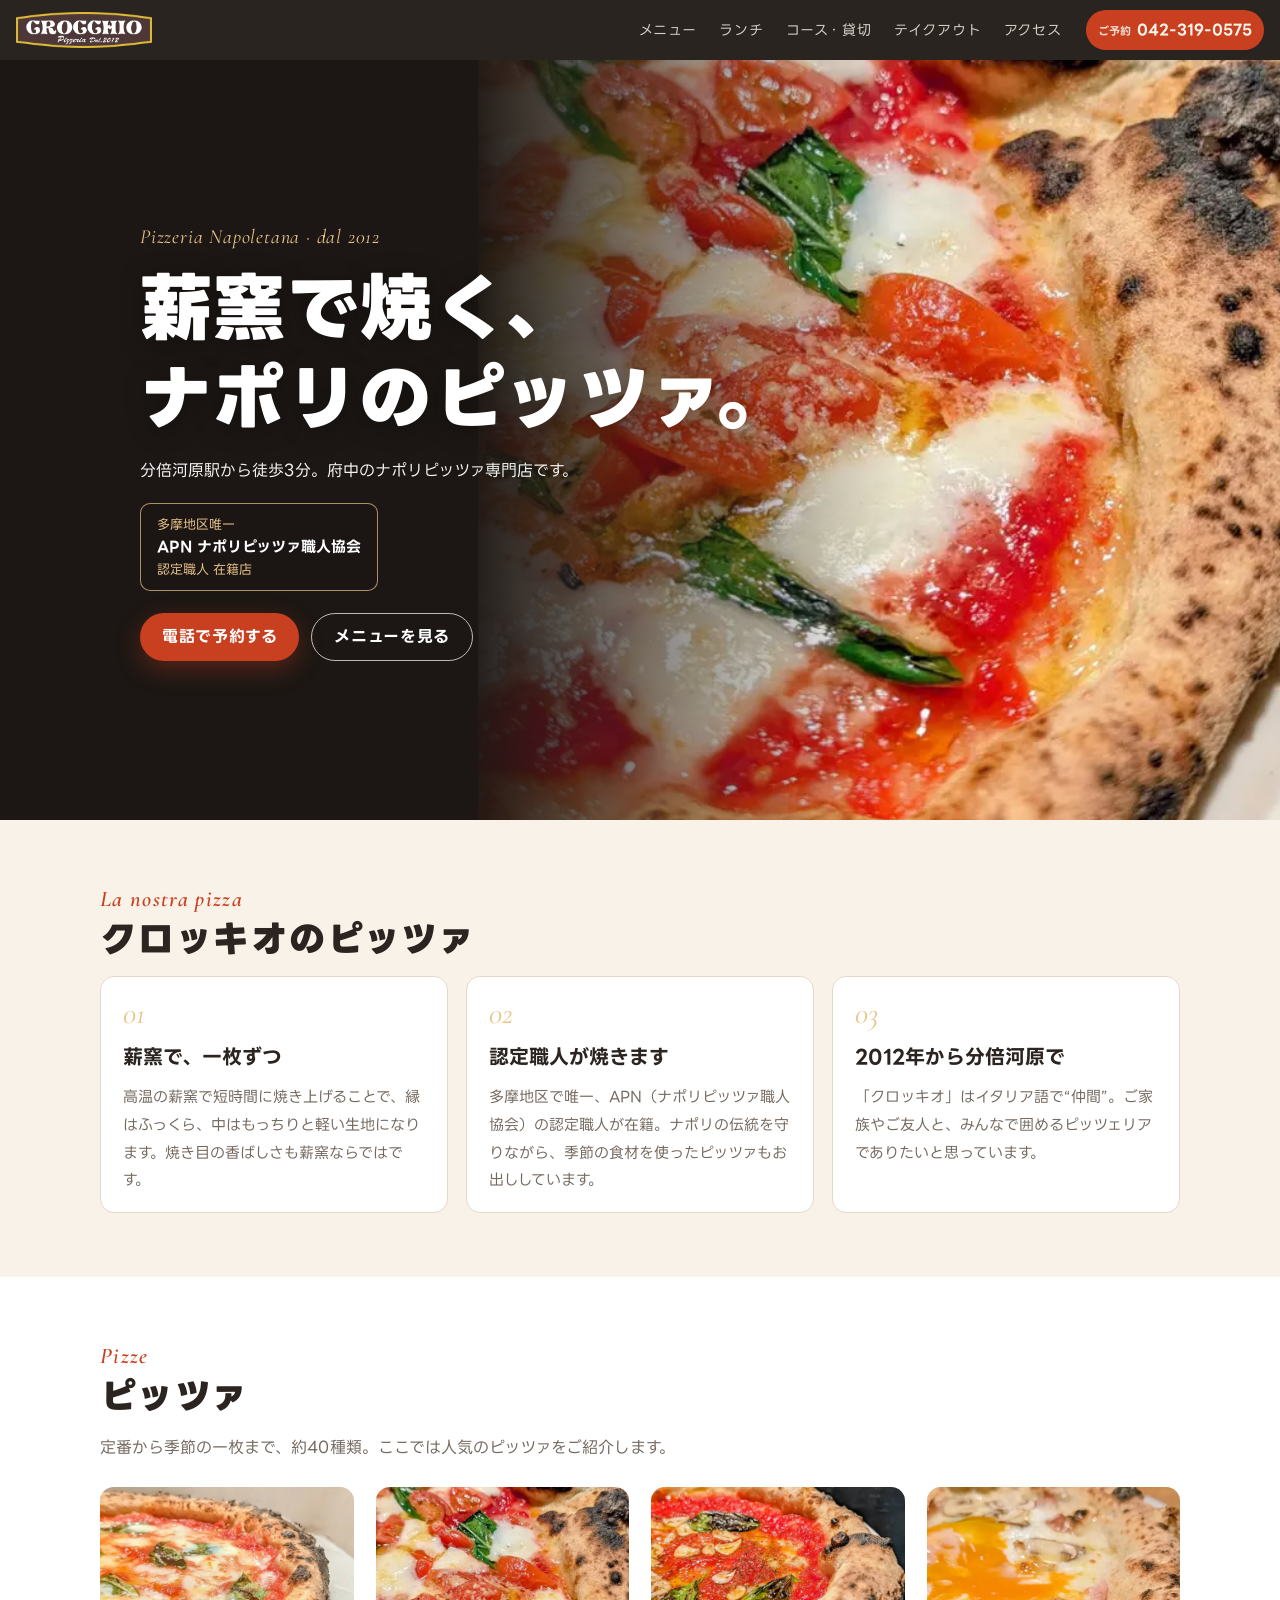
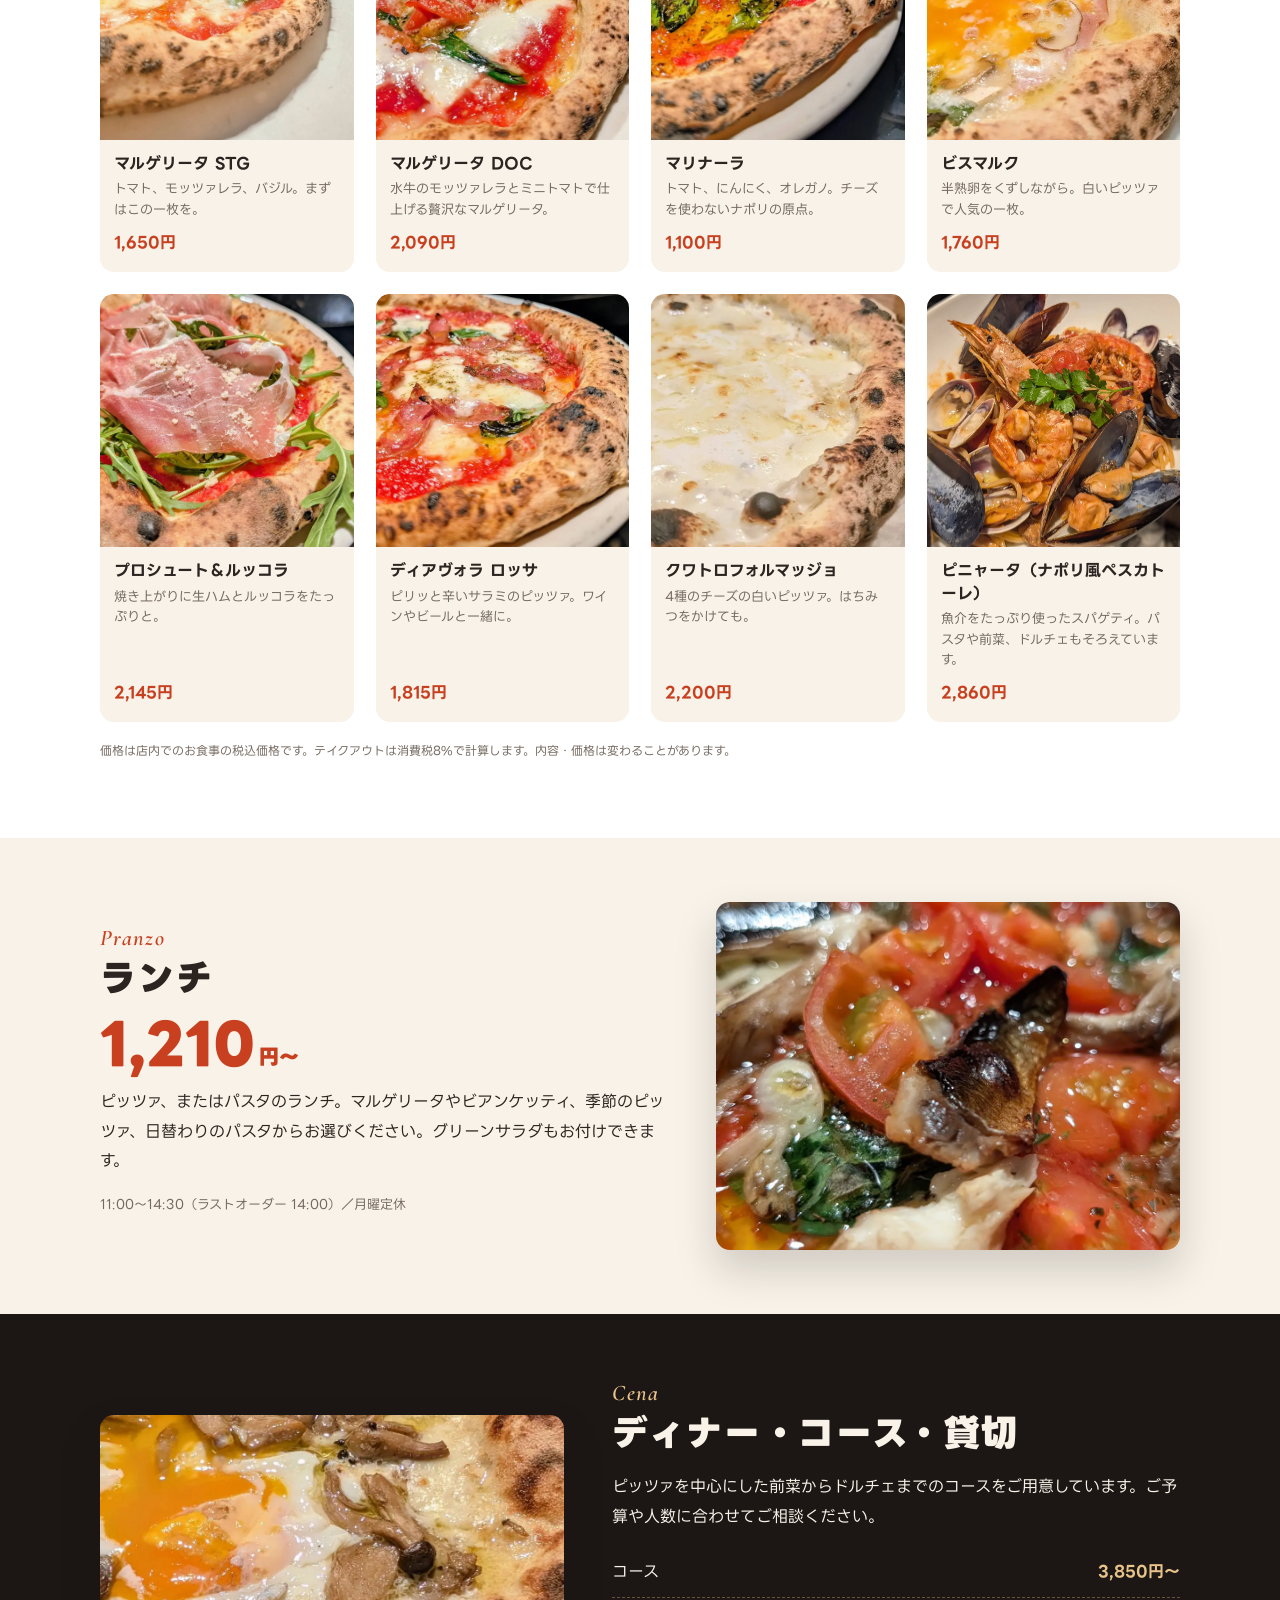
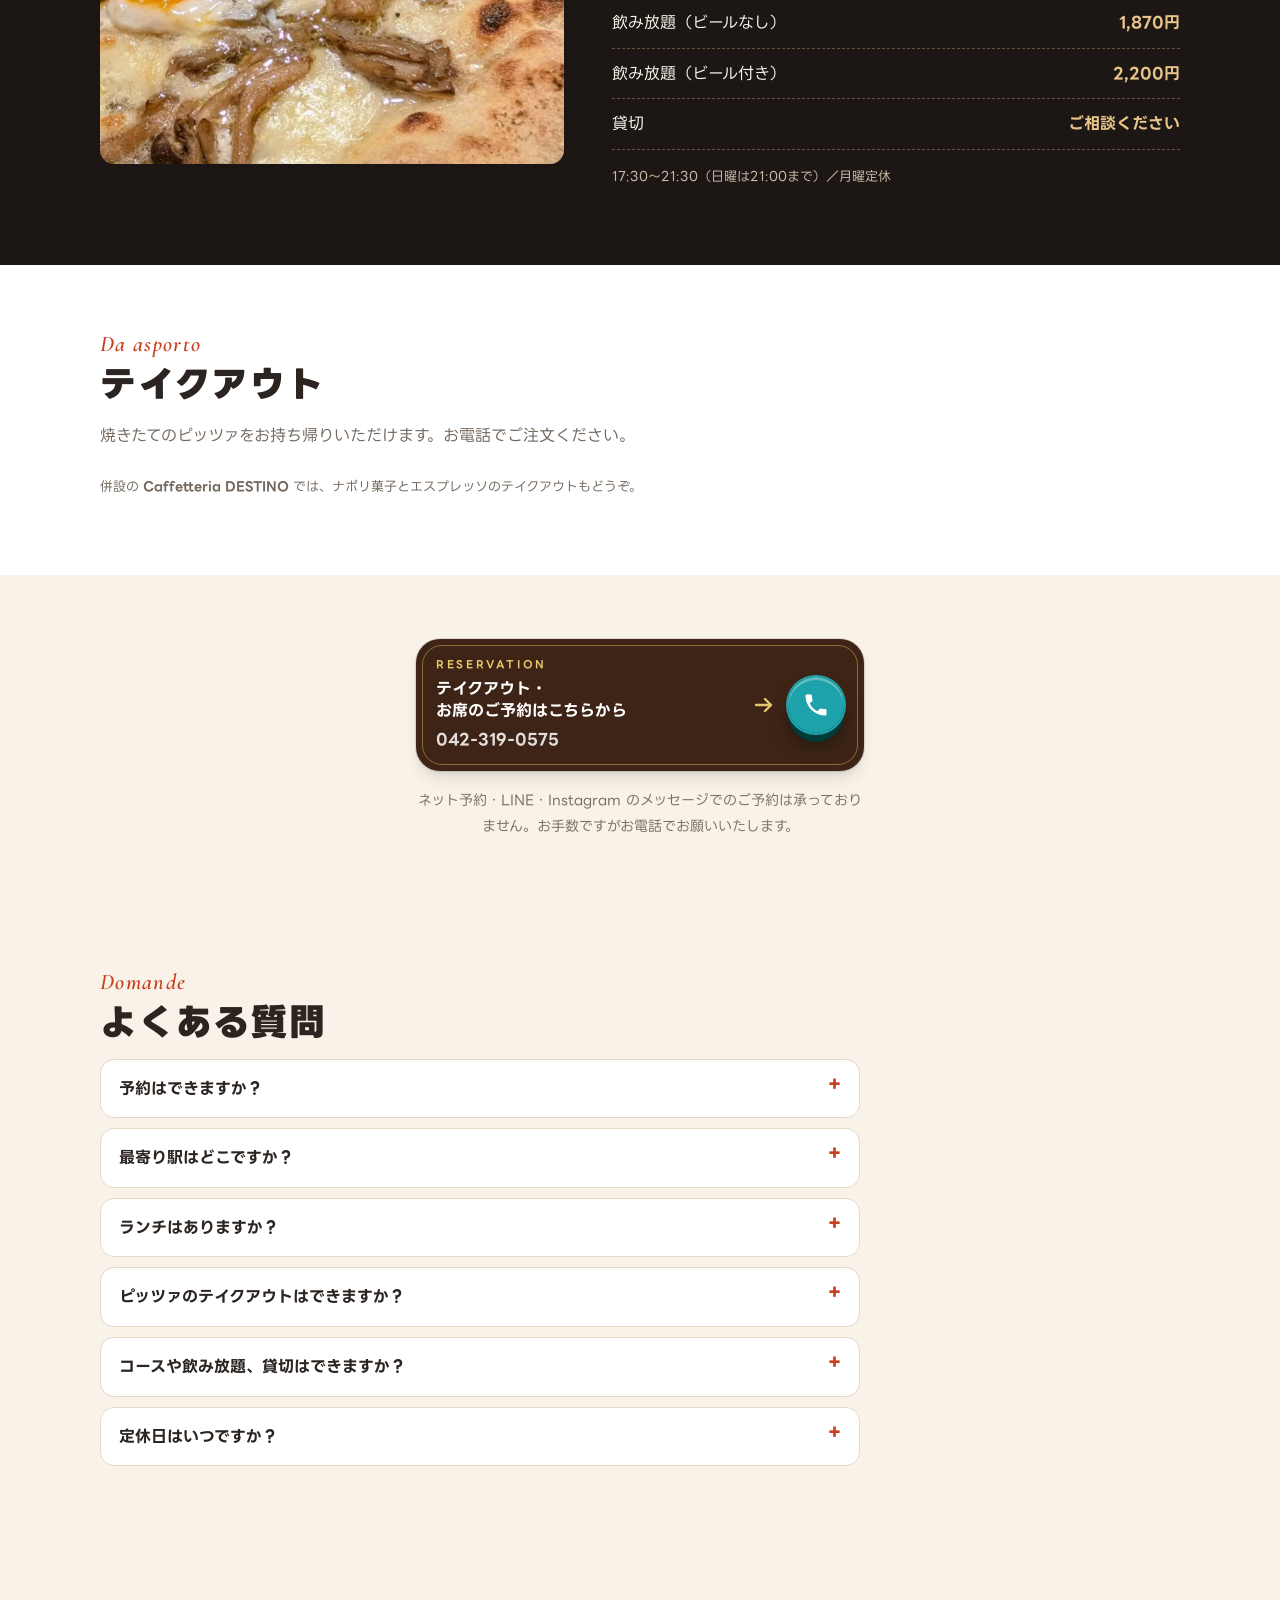
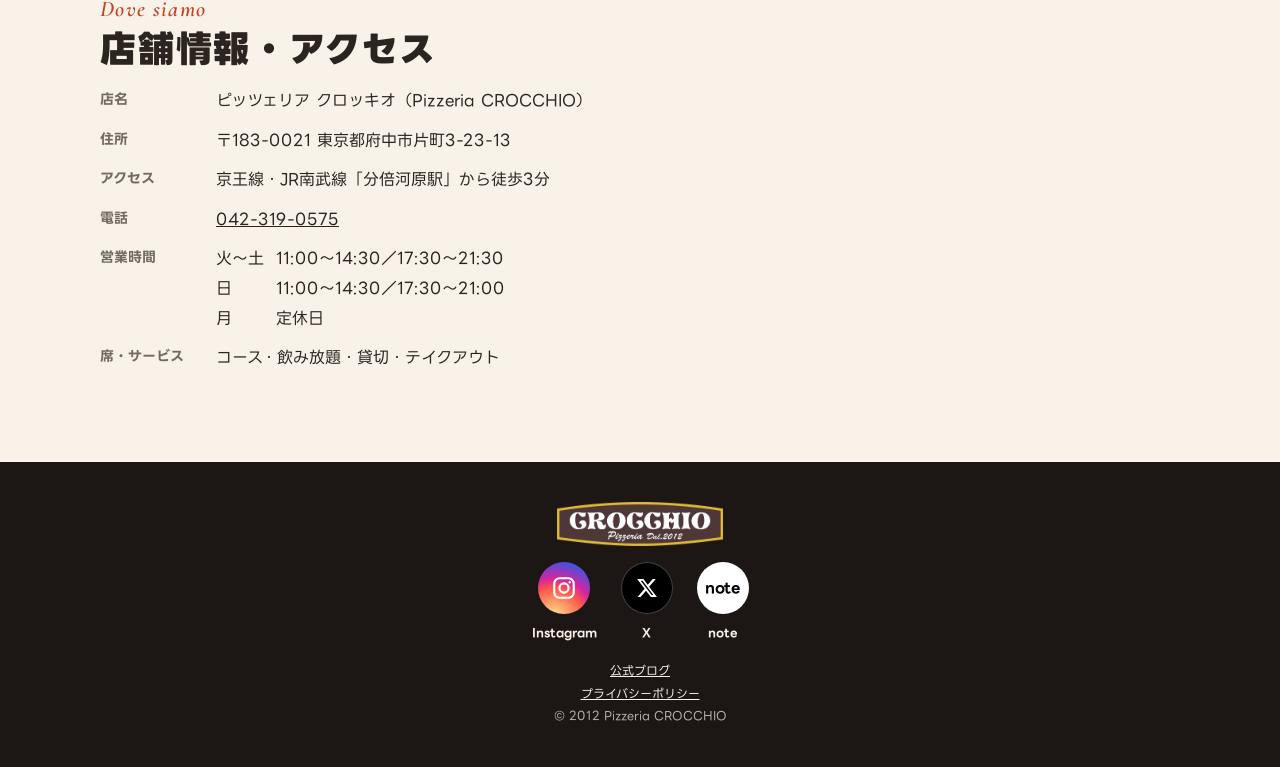
<file: index.html>
<!doctype html>
<html lang="ja">
<head>
<meta charset="utf-8">
<meta name="viewport" content="width=device-width, initial-scale=1">
<title>ピッツェリア クロッキオ｜分倍河原・府中の薪窯ナポリピッツァ</title>
<meta name="description" content="分倍河原駅から徒歩3分、東京都府中市の薪窯ナポリピッツァ専門店。多摩地区唯一のAPNナポリピッツァ職人協会 認定職人在籍店。ランチ、ディナーのコース・貸切、テイクアウトも。ご予約はお電話で。">
<link rel="canonical" href="https://crocchiopizzaiolo.github.io/">
<meta property="og:type" content="restaurant">
<meta property="og:title" content="ピッツェリア クロッキオ｜分倍河原・府中の薪窯ナポリピッツァ">
<meta property="og:description" content="分倍河原駅から徒歩3分。薪窯で焼き上げるナポリピッツァの専門店です。">
<meta property="og:image" content="https://crocchiopizzaiolo.github.io/images/margherita-doc.webp">
<meta property="og:url" content="https://crocchiopizzaiolo.github.io/">
<meta property="og:locale" content="ja_JP">
<meta name="theme-color" content="#1c1714">
<link rel="icon" href="images/icon-192.png">
<link rel="apple-touch-icon" href="images/apple-touch-icon.png">
<link rel="preconnect" href="https://fonts.googleapis.com">
<link rel="preconnect" href="https://fonts.gstatic.com" crossorigin>
<link href="https://fonts.googleapis.com/css2?family=LINE+Seed+JP:wght@400;700;800&family=Cormorant+Garamond:ital,wght@1,500;1,600&display=swap" rel="stylesheet">
<link rel="stylesheet" href="style.css">
<script type="application/ld+json">
{
  "@context": "https://schema.org",
  "@type": "Restaurant",
  "name": "ピッツェリア クロッキオ（Pizzeria CROCCHIO）",
  "alternateName": "Pizzeria CROCCHIO",
  "url": "https://crocchiopizzaiolo.github.io/",
  "image": "https://crocchiopizzaiolo.github.io/images/margherita-doc.webp",
  "telephone": "+81-42-319-0575",
  "servesCuisine": ["ナポリピッツァ", "イタリア料理"],
  "priceRange": "￥1,000～￥4,000",
  "foundingDate": "2012-06-01",
  "address": {
    "@type": "PostalAddress",
    "postalCode": "183-0021",
    "addressRegion": "東京都",
    "addressLocality": "府中市",
    "streetAddress": "片町3-23-13",
    "addressCountry": "JP"
  },
  "openingHoursSpecification": [
    {"@type": "OpeningHoursSpecification", "dayOfWeek": ["Tuesday","Wednesday","Thursday","Friday","Saturday"], "opens": "11:00", "closes": "14:30"},
    {"@type": "OpeningHoursSpecification", "dayOfWeek": ["Tuesday","Wednesday","Thursday","Friday","Saturday"], "opens": "17:30", "closes": "21:30"},
    {"@type": "OpeningHoursSpecification", "dayOfWeek": "Sunday", "opens": "11:00", "closes": "14:30"},
    {"@type": "OpeningHoursSpecification", "dayOfWeek": "Sunday", "opens": "17:30", "closes": "21:00"}
  ],
  "description": "分倍河原駅から徒歩3分、東京都府中市の薪窯ナポリピッツァ専門店。多摩地区唯一のAPNナポリピッツァ職人協会 認定職人在籍店。ランチ、ディナーのコース・飲み放題・貸切、テイクアウトに対応。",
  "slogan": "薪窯で焼く、ナポリのピッツァ。",
  "areaServed": ["府中市", "分倍河原", "多摩地区"],
  "keywords": "ナポリピッツァ, 薪窯, ピザ, イタリアン, 府中, 分倍河原, ランチ, テイクアウト, 貸切, コース",
  "knowsAbout": "APNナポリピッツァ職人協会 認定職人が在籍",
  "amenityFeature": [
    {"@type": "LocationFeatureSpecification", "name": "薪窯", "value": true},
    {"@type": "LocationFeatureSpecification", "name": "テイクアウト", "value": true},
    {"@type": "LocationFeatureSpecification", "name": "貸切", "value": true},
    {"@type": "LocationFeatureSpecification", "name": "飲み放題", "value": true}
  ],
  "acceptsReservations": "True",
  "hasMenu": "https://crocchiopizzaiolo.github.io/#menu",
  "sameAs": [
    "https://www.instagram.com/pizzeria.crocchio/",
    "https://x.com/pizzaiolokei",
    "https://note.com/pizza_crocchio",
    "https://www.facebook.com/pizzeria.crocchio/",
    "https://ameblo.jp/pizzaiolo-kei/"
  ]
}
</script>
<script type="application/ld+json">
{
  "@context": "https://schema.org",
  "@type": "FAQPage",
  "mainEntity": [
    {
      "@type": "Question",
      "name": "予約はできますか？",
      "acceptedAnswer": {
        "@type": "Answer",
        "text": "お電話（042-319-0575）で承っています。ネット予約・LINE・Instagramのメッセージでのご予約は承っておりません。"
      }
    },
    {
      "@type": "Question",
      "name": "最寄り駅はどこですか？",
      "acceptedAnswer": {
        "@type": "Answer",
        "text": "京王線・JR南武線「分倍河原駅」から徒歩3分です。住所は東京都府中市片町3-23-13です。"
      }
    },
    {
      "@type": "Question",
      "name": "ランチはありますか？",
      "acceptedAnswer": {
        "@type": "Answer",
        "text": "火曜〜日曜の11:00〜14:30（ラストオーダー14:00）に、ピッツァまたはパスタのランチを1,210円からご用意しています。"
      }
    },
    {
      "@type": "Question",
      "name": "ピッツァのテイクアウトはできますか？",
      "acceptedAnswer": {
        "@type": "Answer",
        "text": "できます。お電話でご注文ください。来店時の焼き上げ・焼き置き、6カット・8カットを選べます。"
      }
    },
    {
      "@type": "Question",
      "name": "コースや飲み放題、貸切はできますか？",
      "acceptedAnswer": {
        "@type": "Answer",
        "text": "ピッツァを中心としたコース（3,850円〜）、飲み放題（1,870円・ビール付き2,200円）をご用意しています。貸切はご相談ください。"
      }
    },
    {
      "@type": "Question",
      "name": "定休日はいつですか？",
      "acceptedAnswer": {
        "@type": "Answer",
        "text": "月曜日です。火曜〜土曜は11:00〜14:30・17:30〜21:30、日曜は11:00〜14:30・17:30〜21:00に営業しています。"
      }
    }
  ]
}
</script>
</head>
<body>

<header class="site-header">
  <a href="#top" class="brand" aria-label="ピッツェリア クロッキオ トップへ">
    <img src="images/logo-2026.png" alt="Pizzeria CROCCHIO" width="1668" height="440">
  </a>
  <nav class="nav" aria-label="ページ内のご案内">
    <a href="#menu">メニュー</a>
    <a href="#lunch">ランチ</a>
    <a href="#dinner">コース・貸切</a>
    <a href="#takeout">テイクアウト</a>
    <a href="#access">アクセス</a>
  </nav>
  <a class="header-tel" href="tel:0423190575">
    <span class="header-tel-label">ご予約</span>042-319-0575
  </a>
</header>

<main id="top">

  <!-- ファーストビュー -->
  <section class="hero">
    <img class="hero-img" src="images/margherita-doc.webp" alt="薪窯で焼き上げたマルゲリータ" width="638" height="752">
    <div class="hero-shade" aria-hidden="true"></div>
    <div class="hero-copy">
      <p class="hero-kicker">Pizzeria Napoletana · dal 2012</p>
      <h1>薪窯で焼く、<br>ナポリのピッツァ。</h1>
      <p class="hero-lead">分倍河原駅から徒歩3分。<br class="sp">府中のナポリピッツァ専門店です。</p>
      <p class="badge">多摩地区唯一<br><strong>APN ナポリピッツァ職人協会</strong><br>認定職人 在籍店</p>
      <div class="hero-actions">
        <a class="btn btn-primary" href="tel:0423190575">電話で予約する</a>
        <a class="btn btn-ghost" href="#menu">メニューを見る</a>
      </div>
    </div>
  </section>

  <!-- お店のこと -->
  <section class="about">
    <div class="wrap">
      <h2 class="section-title"><span class="it">La nostra pizza</span>クロッキオのピッツァ</h2>
      <div class="points">
        <article class="point">
          <span class="point-no">01</span>
          <h3>薪窯で、一枚ずつ</h3>
          <p>高温の薪窯で短時間に焼き上げることで、縁はふっくら、中はもっちりと軽い生地になります。焼き目の香ばしさも薪窯ならではです。</p>
        </article>
        <article class="point">
          <span class="point-no">02</span>
          <h3>認定職人が焼きます</h3>
          <p>多摩地区で唯一、APN（ナポリピッツァ職人協会）の認定職人が在籍。ナポリの伝統を守りながら、季節の食材を使ったピッツァもお出ししています。</p>
        </article>
        <article class="point">
          <span class="point-no">03</span>
          <h3>2012年から分倍河原で</h3>
          <p>「クロッキオ」はイタリア語で“仲間”。ご家族やご友人と、みんなで囲めるピッツェリアでありたいと思っています。</p>
        </article>
      </div>
    </div>
  </section>

  <!-- メニュー -->
  <section class="menu" id="menu">
    <div class="wrap">
      <h2 class="section-title"><span class="it">Pizze</span>ピッツァ</h2>
      <p class="section-lead">定番から季節の一枚まで、約40種類。ここでは人気のピッツァをご紹介します。</p>
      <ul class="dishes">
        <li class="dish">
          <img src="images/margherita-stg.webp" alt="マルゲリータ STG" loading="lazy" width="1220" height="1342">
          <div class="dish-body"><h3>マルゲリータ STG</h3><p>トマト、モッツァレラ、バジル。まずはこの一枚を。</p><span class="price">1,650円</span></div>
        </li>
        <li class="dish">
          <img src="images/margherita-doc.webp" alt="マルゲリータ DOC" loading="lazy" width="638" height="752">
          <div class="dish-body"><h3>マルゲリータ DOC</h3><p>水牛のモッツァレラとミニトマトで仕上げる贅沢なマルゲリータ。</p><span class="price">2,090円</span></div>
        </li>
        <li class="dish">
          <img src="images/marinara.webp" alt="マリナーラ" loading="lazy" width="1195" height="1370">
          <div class="dish-body"><h3>マリナーラ</h3><p>トマト、にんにく、オレガノ。チーズを使わないナポリの原点。</p><span class="price">1,100円</span></div>
        </li>
        <li class="dish">
          <img src="images/bismarck.webp" alt="ビスマルク" loading="lazy" width="640" height="752">
          <div class="dish-body"><h3>ビスマルク</h3><p>半熟卵をくずしながら。白いピッツァで人気の一枚。</p><span class="price">1,760円</span></div>
        </li>
        <li class="dish">
          <img src="images/prosciutto-rucola.webp" alt="プロシュート＆ルッコラ" loading="lazy" width="1157" height="1414">
          <div class="dish-body"><h3>プロシュート＆ルッコラ</h3><p>焼き上がりに生ハムとルッコラをたっぷりと。</p><span class="price">2,145円</span></div>
        </li>
        <li class="dish">
          <img src="images/diavola-rossa.webp" alt="ディアヴォラ ロッサ" loading="lazy" width="636" height="708">
          <div class="dish-body"><h3>ディアヴォラ ロッサ</h3><p>ピリッと辛いサラミのピッツァ。ワインやビールと一緒に。</p><span class="price">1,815円</span></div>
        </li>
        <li class="dish">
          <img src="images/quattro-formaggi.webp" alt="クワトロフォルマッジョ" loading="lazy" width="640" height="752">
          <div class="dish-body"><h3>クワトロフォルマッジョ</h3><p>4種のチーズの白いピッツァ。はちみつをかけても。</p><span class="price">2,200円</span></div>
        </li>
        <li class="dish">
          <img src="images/pignata.webp" alt="スパゲティ アラ ピニャータ" loading="lazy" width="1010" height="1162">
          <div class="dish-body"><h3>ピニャータ（ナポリ風ペスカトーレ）</h3><p>魚介をたっぷり使ったスパゲティ。パスタや前菜、ドルチェもそろえています。</p><span class="price">2,860円</span></div>
        </li>
      </ul>
      <p class="note">価格は店内でのお食事の税込価格です。テイクアウトは消費税8%で計算します。内容・価格は変わることがあります。</p>
    </div>
  </section>

  <!-- ランチ -->
  <section class="band band-light" id="lunch">
    <div class="wrap band-grid">
      <div>
        <h2 class="section-title"><span class="it">Pranzo</span>ランチ</h2>
        <p class="big-price">1,210<span>円〜</span></p>
        <p>ピッツァ、またはパスタのランチ。マルゲリータやビアンケッティ、季節のピッツァ、日替わりのパスタからお選びください。グリーンサラダもお付けできます。</p>
        <p class="small">11:00〜14:30（ラストオーダー 14:00）／月曜定休</p>
      </div>
      <img class="band-img" src="images/marinara-sardine.webp" alt="季節のピッツァ" loading="lazy" width="1042" height="1164">
    </div>
  </section>

  <!-- ディナー・コース・貸切 -->
  <section class="band band-dark" id="dinner">
    <div class="wrap band-grid reverse">
      <img class="band-img" src="images/bismarck-funghi.webp" alt="ビスマルク フンギ" loading="lazy" width="1056" height="1550">
      <div>
        <h2 class="section-title"><span class="it">Cena</span>ディナー・コース・貸切</h2>
        <p>ピッツァを中心にした前菜からドルチェまでのコースをご用意しています。ご予算や人数に合わせてご相談ください。</p>
        <ul class="list">
          <li><span>コース</span><strong>3,850円〜</strong></li>
          <li><span>飲み放題（ビールなし）</span><strong>1,870円</strong></li>
          <li><span>飲み放題（ビール付き）</span><strong>2,200円</strong></li>
          <li><span>貸切</span><strong>ご相談ください</strong></li>
        </ul>
        <p class="small">17:30〜21:30（日曜は21:00まで）／月曜定休</p>
      </div>
    </div>
  </section>

  <!-- テイクアウト -->
  <section class="takeout" id="takeout">
    <div class="wrap">
      <h2 class="section-title"><span class="it">Da asporto</span>テイクアウト</h2>
      <p class="section-lead">焼きたてのピッツァをお持ち帰りいただけます。お電話でご注文ください。</p>
      <p class="small">併設の <strong>Caffetteria DESTINO</strong> では、ナポリ菓子とエスプレッソのテイクアウトもどうぞ。</p>
    </div>
  </section>

  <!-- ご予約 -->
  <section class="reserve">
    <div class="wrap reserve-box">
      <h2 class="sr-only">ご予約はお電話で</h2>
      <!-- QR メニュー（CRM の CallToReserve）と同じ形・色（2026-11-13 オーナー依頼） -->
      <a class="call" href="tel:0423190575" aria-label="テイクアウト・お席のご予約はお電話で（042-319-0575）">
        <span class="call-text">
          <span class="call-kicker">RESERVATION</span>
          <span class="call-main">テイクアウト・<br>お席のご予約はこちらから</span>
          <span class="call-num">042-319-0575</span>
        </span>
        <svg class="call-arrow" aria-hidden="true" viewBox="0 0 24 24" fill="none" stroke="currentColor" stroke-width="2.4" stroke-linecap="round" stroke-linejoin="round"><path d="M4 12h15M13 6l6 6-6 6"/></svg>
        <span class="call-btn"><span class="call-ring" aria-hidden="true"></span><svg aria-hidden="true" viewBox="0 0 24 24" fill="currentColor"><path d="M6.6 10.8a15.1 15.1 0 0 0 6.6 6.6l2.2-2.2a1 1 0 0 1 1-.25 11.4 11.4 0 0 0 3.6.57 1 1 0 0 1 1 1V20a1 1 0 0 1-1 1A17 17 0 0 1 3 4a1 1 0 0 1 1-1h3.5a1 1 0 0 1 1 1c0 1.25.2 2.45.57 3.57a1 1 0 0 1-.25 1L6.6 10.8z"/></svg></span>
      </a>
      <p>ネット予約・LINE・Instagram のメッセージでのご予約は承っておりません。お手数ですがお電話でお願いいたします。</p>
    </div>
  </section>

  <!-- よくある質問 -->
  <section class="faq" id="faq">
    <div class="wrap">
      <h2 class="section-title"><span class="it">Domande</span>よくある質問</h2>
      <div class="faq-list">
        <details class="faq-item">
          <summary>予約はできますか？</summary>
          <p>お電話（042-319-0575）で承っています。ネット予約・LINE・Instagramのメッセージでのご予約は承っておりません。</p>
        </details>
        <details class="faq-item">
          <summary>最寄り駅はどこですか？</summary>
          <p>京王線・JR南武線「分倍河原駅」から徒歩3分です。住所は東京都府中市片町3-23-13です。</p>
        </details>
        <details class="faq-item">
          <summary>ランチはありますか？</summary>
          <p>火曜〜日曜の11:00〜14:30（ラストオーダー14:00）に、ピッツァまたはパスタのランチを1,210円からご用意しています。</p>
        </details>
        <details class="faq-item">
          <summary>ピッツァのテイクアウトはできますか？</summary>
          <p>できます。お電話でご注文ください。来店時の焼き上げ・焼き置き、6カット・8カットを選べます。</p>
        </details>
        <details class="faq-item">
          <summary>コースや飲み放題、貸切はできますか？</summary>
          <p>ピッツァを中心としたコース（3,850円〜）、飲み放題（1,870円・ビール付き2,200円）をご用意しています。貸切はご相談ください。</p>
        </details>
        <details class="faq-item">
          <summary>定休日はいつですか？</summary>
          <p>月曜日です。火曜〜土曜は11:00〜14:30・17:30〜21:30、日曜は11:00〜14:30・17:30〜21:00に営業しています。</p>
        </details>
      </div>
    </div>
  </section>

  <!-- アクセス -->
  <section class="access" id="access">
    <div class="wrap access-grid">
      <div>
        <h2 class="section-title"><span class="it">Dove siamo</span>店舗情報・アクセス</h2>
        <dl class="info">
          <dt>店名</dt><dd>ピッツェリア クロッキオ（Pizzeria CROCCHIO）</dd>
          <dt>住所</dt><dd>〒183-0021 東京都府中市片町3-23-13</dd>
          <dt>アクセス</dt><dd>京王線・JR南武線「分倍河原駅」から徒歩3分</dd>
          <dt>電話</dt><dd><a href="tel:0423190575">042-319-0575</a></dd>
          <dt>営業時間</dt>
          <dd>
            <table class="hours">
              <tr><th>火〜土</th><td>11:00〜14:30／17:30〜21:30</td></tr>
              <tr><th>日</th><td>11:00〜14:30／17:30〜21:00</td></tr>
              <tr><th>月</th><td>定休日</td></tr>
            </table>
          </dd>
          <dt>席・サービス</dt><dd>コース・飲み放題・貸切・テイクアウト</dd>
        </dl>
      </div>
      <div class="map">
        <iframe title="ピッツェリア クロッキオの地図" src="https://www.google.com/maps?q=%E3%83%94%E3%83%83%E3%83%84%E3%82%A7%E3%83%AA%E3%82%A2%E3%82%AF%E3%83%AD%E3%83%83%E3%82%AD%E3%82%AA+%E6%9D%B1%E4%BA%AC%E9%83%BD%E5%BA%9C%E4%B8%AD%E5%B8%82%E7%89%87%E7%94%BA3-23-13&output=embed" loading="lazy" referrerpolicy="no-referrer-when-downgrade"></iframe>
      </div>
    </div>
  </section>

</main>

<footer class="site-footer">
  <img src="images/logo-2026.png" alt="Pizzeria CROCCHIO" width="1668" height="440" loading="lazy">
  <ul class="sns-icons">
    <li><a href="https://www.instagram.com/pizzeria.crocchio/" target="_blank" rel="noopener"><span class="sns-icon ig"><svg aria-hidden="true" viewBox="0 0 24 24" fill="none" stroke="currentColor" stroke-width="2"><rect x="3" y="3" width="18" height="18" rx="5"/><circle cx="12" cy="12" r="4.2"/><circle cx="17.3" cy="6.7" r="1.1" fill="currentColor" stroke="none"/></svg></span>Instagram</a></li>
    <li><a href="https://x.com/pizzaiolokei" target="_blank" rel="noopener"><span class="sns-icon x"><svg aria-hidden="true" viewBox="0 0 24 24" fill="currentColor"><path d="M18.244 2.25h3.308l-7.227 8.26 8.502 11.24H16.17l-5.214-6.817L4.99 21.75H1.68l7.73-8.835L1.254 2.25H8.08l4.713 6.231zm-1.161 17.52h1.833L7.084 4.126H5.117z"/></svg></span>X</a></li>
    <li><a href="https://note.com/pizza_crocchio" target="_blank" rel="noopener"><span class="sns-icon note-i">note</span>note</a></li>
  </ul>
  <p class="blog-link"><a href="https://ameblo.jp/pizzaiolo-kei/" rel="noopener">公式ブログ</a></p>
  <p class="blog-link privacy-link"><a href="privacy.html">プライバシーポリシー</a></p>
  <p>© 2012 Pizzeria CROCCHIO</p>
</footer>

<a class="float-tel" href="tel:0423190575" aria-label="電話で予約する">📞 電話で予約</a>

</body>
</html>
</file>
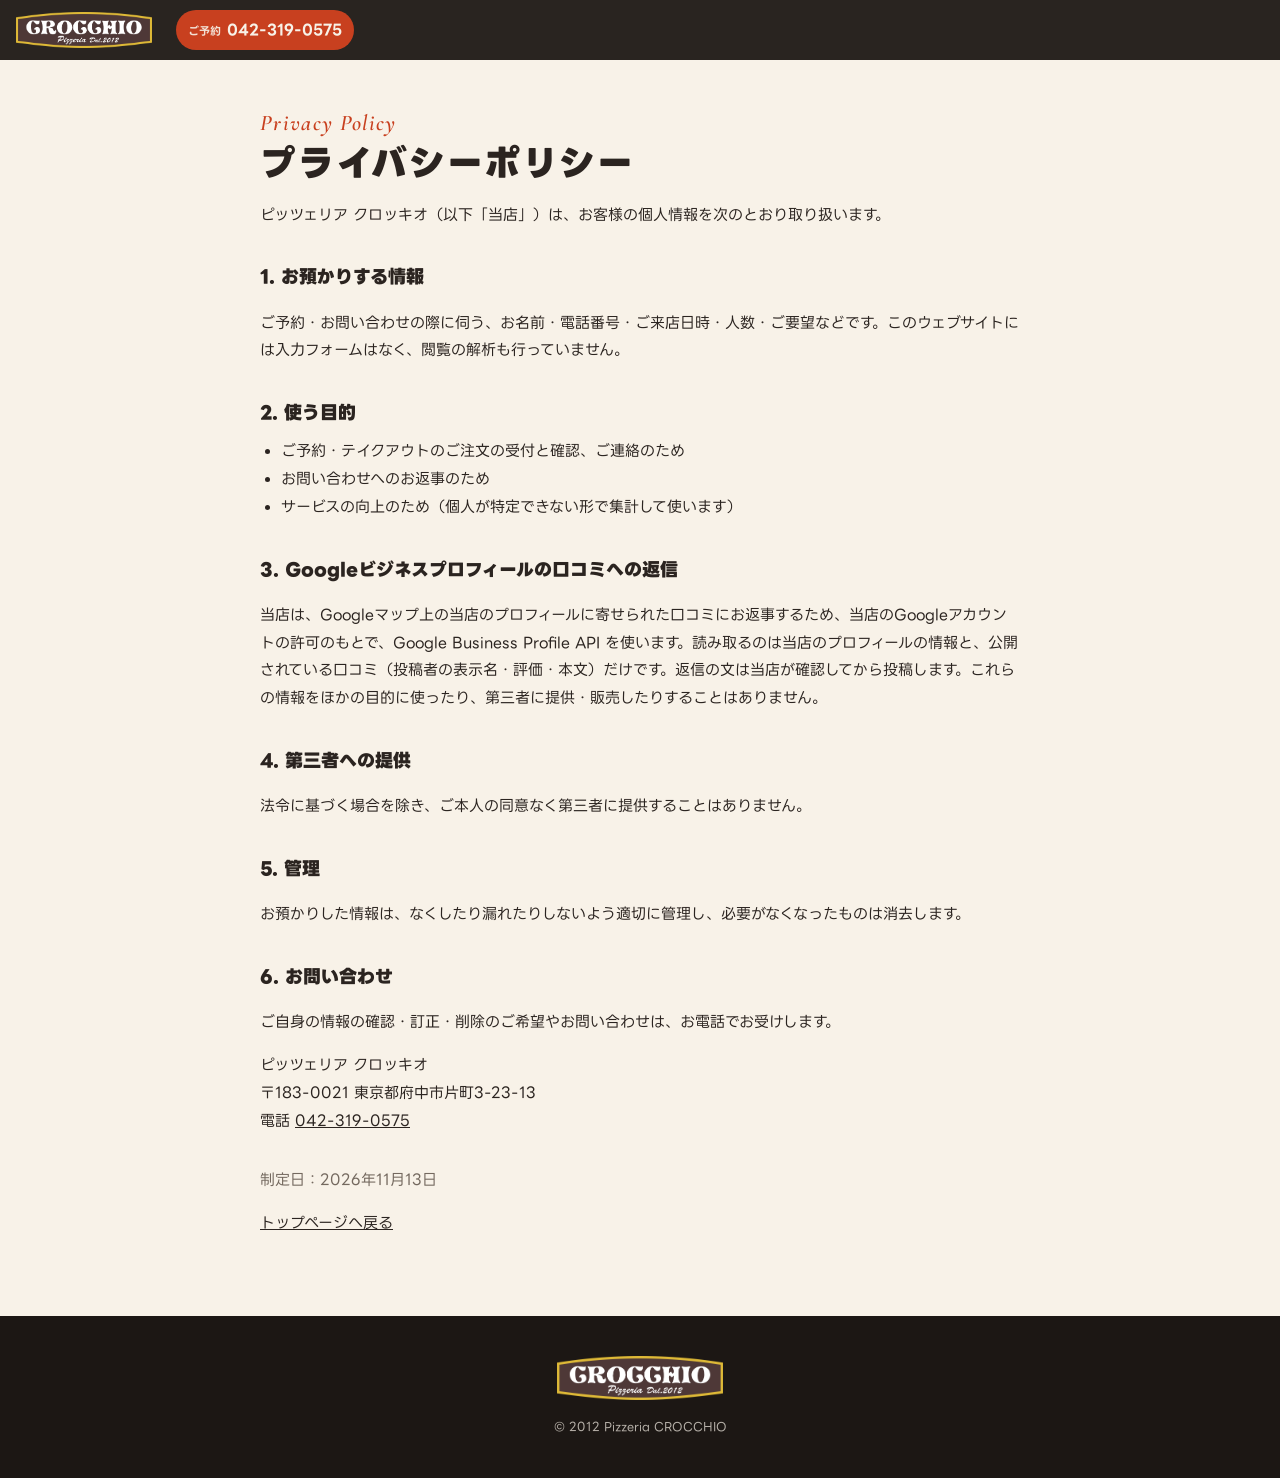
<file: privacy.html>
<!doctype html>
<html lang="ja">
<head>
<meta charset="utf-8">
<meta name="viewport" content="width=device-width, initial-scale=1">
<title>プライバシーポリシー｜ピッツェリア クロッキオ</title>
<meta name="description" content="ピッツェリア クロッキオ（東京都府中市）のプライバシーポリシーです。">
<link rel="canonical" href="https://crocchiopizzaiolo.github.io/privacy.html">
<meta name="theme-color" content="#1c1714">
<link rel="icon" href="images/icon-192.png">
<link rel="apple-touch-icon" href="images/apple-touch-icon.png">
<link rel="preconnect" href="https://fonts.googleapis.com">
<link rel="preconnect" href="https://fonts.gstatic.com" crossorigin>
<link href="https://fonts.googleapis.com/css2?family=LINE+Seed+JP:wght@400;700;800&family=Cormorant+Garamond:ital,wght@1,500;1,600&display=swap" rel="stylesheet">
<link rel="stylesheet" href="style.css">
</head>
<body>

<header class="site-header">
  <a href="./" class="brand" aria-label="ピッツェリア クロッキオ トップへ">
    <img src="images/logo-2026.png" alt="Pizzeria CROCCHIO" width="1668" height="440">
  </a>
  <a class="header-tel" href="tel:0423190575">
    <span class="header-tel-label">ご予約</span>042-319-0575
  </a>
</header>

<main class="legal wrap">
  <h1 class="section-title"><span class="it">Privacy Policy</span>プライバシーポリシー</h1>
  <p>ピッツェリア クロッキオ（以下「当店」）は、お客様の個人情報を次のとおり取り扱います。</p>

  <h2>1. お預かりする情報</h2>
  <p>ご予約・お問い合わせの際に伺う、お名前・電話番号・ご来店日時・人数・ご要望などです。このウェブサイトには入力フォームはなく、閲覧の解析も行っていません。</p>

  <h2>2. 使う目的</h2>
  <ul>
    <li>ご予約・テイクアウトのご注文の受付と確認、ご連絡のため</li>
    <li>お問い合わせへのお返事のため</li>
    <li>サービスの向上のため（個人が特定できない形で集計して使います）</li>
  </ul>

  <h2>3. Googleビジネスプロフィールの口コミへの返信</h2>
  <p>当店は、Googleマップ上の当店のプロフィールに寄せられた口コミにお返事するため、当店のGoogleアカウントの許可のもとで、Google Business Profile API を使います。読み取るのは当店のプロフィールの情報と、公開されている口コミ（投稿者の表示名・評価・本文）だけです。返信の文は当店が確認してから投稿します。これらの情報をほかの目的に使ったり、第三者に提供・販売したりすることはありません。</p>

  <h2>4. 第三者への提供</h2>
  <p>法令に基づく場合を除き、ご本人の同意なく第三者に提供することはありません。</p>

  <h2>5. 管理</h2>
  <p>お預かりした情報は、なくしたり漏れたりしないよう適切に管理し、必要がなくなったものは消去します。</p>

  <h2>6. お問い合わせ</h2>
  <p>ご自身の情報の確認・訂正・削除のご希望やお問い合わせは、お電話でお受けします。</p>
  <p>ピッツェリア クロッキオ<br>〒183-0021 東京都府中市片町3-23-13<br>電話 <a href="tel:0423190575">042-319-0575</a></p>

  <p class="legal-date">制定日：2026年11月13日</p>
  <p><a href="./">トップページへ戻る</a></p>
</main>

<footer class="site-footer">
  <img src="images/logo-2026.png" alt="Pizzeria CROCCHIO" width="1668" height="440" loading="lazy">
  <p>© 2012 Pizzeria CROCCHIO</p>
</footer>

</body>
</html>
</file>
<file: style.css>
/* ピッツェリア クロッキオ 公式サイト。スマホ優先。色は薪窯の炭・トマト・生地の色から */
:root {
  --char: #1c1714;      /* 炭 */
  --char-2: #2a221d;
  --ember: #c8401f;     /* トマト・炎 */
  --ember-dark: #a3321a;
  --crust: #e9c48a;     /* 焼き色 */
  --dough: #f8f2e8;     /* 生地 */
  --ink: #2b2420;
  --muted: #74695f;
  --line: #e4d9c8;
  --basil: #4c6b3c;
  --radius: 14px;
  --serif: "LINE Seed JP", "Hiragino Sans", "Yu Gothic UI", Meiryo, sans-serif;  /* 2026-11-13 QRメニューと同じ文字に */
  --sans: "LINE Seed JP", "Hiragino Sans", "Yu Gothic UI", Meiryo, sans-serif;
  --it: "Cormorant Garamond", serif;
}
* { box-sizing: border-box; }
html { scroll-behavior: smooth; scroll-padding-top: 72px; }
body { margin: 0; font-family: var(--sans); color: var(--ink); background: var(--dough); line-height: 1.85; font-size: 16px; -webkit-text-size-adjust: 100%; }
img { max-width: 100%; display: block; }
a { color: inherit; }
.wrap { width: min(1080px, 100% - 32px); margin-inline: auto; }
.sp { display: inline; }
@media (min-width: 720px) { .sp { display: none; } }

/* ヘッダー */
.site-header { position: sticky; top: 0; z-index: 50; display: flex; align-items: center; gap: 16px; padding: 10px 16px; background: rgba(28, 23, 20, .94); backdrop-filter: blur(6px); color: var(--dough); }
.brand img { height: 36px; width: auto; }
.nav { display: none; gap: 22px; margin-left: auto; font-size: 14px; letter-spacing: .06em; }
.nav a { text-decoration: none; opacity: .85; }
.nav a:hover { opacity: 1; color: var(--crust); }
.header-tel { margin-left: auto; text-decoration: none; font-weight: 700; font-size: 15px; background: var(--ember); padding: 6px 12px; border-radius: 999px; white-space: nowrap; }
.header-tel-label { font-size: 11px; margin-right: 6px; opacity: .9; }
/* 幅の狭いスマホでは番号を省き「ご予約」だけにする（画面下の電話ボタンもある） */
@media (max-width: 419px) { .header-tel { font-size: 0; padding: 6px 14px; } .header-tel-label { font-size: 13px; margin: 0; } }
@media (min-width: 900px) { .nav { display: flex; } .header-tel { margin-left: 8px; } }

/* ファーストビュー */
.hero { position: relative; min-height: min(92svh, 760px); display: grid; align-items: end; overflow: hidden; background: var(--char); color: #fff; }
.hero-img { position: absolute; inset: 0; width: 100%; height: 100%; object-fit: cover; object-position: center 40%; transform: scale(1.02); }
.hero-shade { position: absolute; inset: 0; background: linear-gradient(180deg, rgba(20, 15, 12, .15) 0%, rgba(20, 15, 12, .45) 45%, rgba(20, 15, 12, .92) 100%); }
.hero-copy { position: relative; padding: 0 20px 40px; width: min(1080px, 100%); margin-inline: auto; }
.hero-kicker { font-family: var(--it); font-style: italic; font-size: 20px; color: var(--crust); margin: 0 0 6px; letter-spacing: .04em; }
.hero h1 { font-family: var(--serif); font-weight: 800; font-size: clamp(30px, 8vw, 72px); line-height: 1.25; margin: 0 0 14px; letter-spacing: .02em; text-shadow: 0 4px 24px rgba(0,0,0,.35); }
.hero-lead { margin: 0 0 18px; font-size: 16px; opacity: .95; }
.badge { display: inline-block; margin: 0 0 22px; padding: 10px 16px; border: 1px solid rgba(233, 196, 138, .7); border-radius: 10px; font-size: 13px; line-height: 1.6; color: var(--crust); background: rgba(28, 23, 20, .55); }
.badge strong { color: #fff; font-size: 15px; }
.hero-actions { display: flex; flex-wrap: wrap; gap: 12px; }
.btn { display: inline-flex; align-items: center; justify-content: center; min-height: 48px; padding: 0 22px; border-radius: 999px; text-decoration: none; font-weight: 700; letter-spacing: .04em; }
.btn-primary { background: var(--ember); color: #fff; box-shadow: 0 8px 24px rgba(200, 64, 31, .35); }
.btn-primary:hover { background: var(--ember-dark); }
.btn-ghost { border: 1.5px solid rgba(255,255,255,.7); color: #fff; }
@media (min-width: 900px) {
  .hero { align-items: center; }
  .hero-copy { padding: 0 40px; }
  .hero-img { left: 38%; width: 62%; }
  .hero-shade { background: linear-gradient(90deg, rgba(28, 23, 20, 1) 36%, rgba(28, 23, 20, .55) 50%, rgba(28, 23, 20, 0) 70%); }
}

/* 見出し */
.section-title { font-family: var(--serif); font-weight: 800; font-size: clamp(26px, 5vw, 36px); margin: 0 0 14px; line-height: 1.3; letter-spacing: .05em; }
.section-title .it { display: block; font-family: var(--it); font-style: italic; font-weight: 600; color: var(--ember); font-size: .62em; letter-spacing: .06em; margin-bottom: 2px; }
.section-lead { color: var(--muted); margin: 0 0 24px; }
section { padding: 64px 0; }

/* お店のこと */
.points { display: grid; gap: 18px; margin-top: 10px; }
@media (min-width: 820px) { .points { grid-template-columns: repeat(3, 1fr); } }
.point { background: #fff; border: 1px solid var(--line); border-radius: var(--radius); padding: 22px 22px 18px; }
.point-no { font-family: var(--it); font-style: italic; font-size: 30px; color: var(--crust); line-height: 1; }
.point h3 { font-family: var(--serif); font-size: 20px; margin: 6px 0 8px; }
.point p { margin: 0; color: var(--muted); font-size: 15px; }

/* メニュー */
.menu { background: #fff; }
.dishes { list-style: none; margin: 0; padding: 0; display: grid; gap: 18px; grid-template-columns: repeat(2, 1fr); }
@media (min-width: 820px) { .dishes { grid-template-columns: repeat(4, 1fr); gap: 22px; } }
.dish { background: var(--dough); border-radius: var(--radius); overflow: hidden; display: flex; flex-direction: column; }
.dish img { aspect-ratio: 1 / 1; object-fit: cover; width: 100%; height: auto; transition: transform .5s ease; }
.dish:hover img { transform: scale(1.04); }
.dish-body { padding: 12px 14px 14px; display: flex; flex-direction: column; flex: 1; }
.dish h3 { font-family: var(--serif); font-size: 16px; margin: 0 0 4px; line-height: 1.4; }
.dish p { margin: 0 0 8px; font-size: 13px; color: var(--muted); line-height: 1.6; flex: 1; }
.price { font-weight: 700; color: var(--ember); }
.note { font-size: 12px; color: var(--muted); margin-top: 18px; }

/* ランチ・ディナー */
.band-grid { display: grid; gap: 28px; align-items: center; }
@media (min-width: 820px) { .band-grid { grid-template-columns: 1.1fr .9fr; gap: 48px; } .band-grid.reverse { grid-template-columns: .9fr 1.1fr; } }
.band-img { border-radius: var(--radius); aspect-ratio: 4 / 3; object-fit: cover; width: 100%; height: auto; box-shadow: 0 20px 40px rgba(28, 23, 20, .18); }
.band-light { background: var(--dough); }
.band-dark { background: var(--char); color: var(--dough); }
.band-dark .section-title .it { color: var(--crust); }
.big-price { font-family: var(--serif); font-weight: 800; font-size: 56px; color: var(--ember); margin: 0 0 6px; line-height: 1; }
.big-price span { font-size: 20px; margin-left: 4px; }
.small { font-size: 13px; color: var(--muted); }
.band-dark .small { color: #c9bba8; }
.list { list-style: none; padding: 0; margin: 14px 0; }
.list li { display: flex; justify-content: space-between; gap: 12px; padding: 10px 0; border-bottom: 1px dashed rgba(233, 196, 138, .35); }
.list strong { color: var(--crust); white-space: nowrap; }

/* テイクアウト */
.takeout { background: #fff; }
.chips { display: flex; flex-wrap: wrap; gap: 10px; margin-bottom: 18px; }
.chip { background: var(--dough); border: 1px solid var(--line); border-radius: 999px; padding: 6px 14px; font-size: 14px; font-weight: 500; }

/* ご予約 */
.reserve { background: var(--ember); color: #fff; text-align: center; }
.reserve h2 { font-family: var(--serif); font-size: 26px; margin: 0 0 8px; letter-spacing: .06em; }
.reserve-tel { display: inline-block; font-family: var(--serif); font-weight: 800; font-size: clamp(34px, 9vw, 52px); text-decoration: none; letter-spacing: .04em; margin-bottom: 8px; }
.reserve p { max-width: 560px; margin: 0 auto; font-size: 14px; opacity: .95; }

/* アクセス */
.access-grid { display: grid; gap: 28px; }
@media (min-width: 820px) { .access-grid { grid-template-columns: 1fr 1fr; } }
.info { display: grid; grid-template-columns: 6.5em 1fr; gap: 10px 12px; margin: 0; }
.info dt { font-weight: 700; color: var(--muted); font-size: 14px; }
.info dd { margin: 0; }
.hours { border-collapse: collapse; }
.hours th { text-align: left; font-weight: 500; padding: 0 12px 0 0; white-space: nowrap; }
.hours td { padding: 0; }
.map iframe { width: 100%; aspect-ratio: 4 / 3; border: 0; border-radius: var(--radius); }

/* フッター */
.site-footer { background: var(--char); color: var(--dough); text-align: center; padding: 40px 16px 96px; }
.site-footer img { height: 44px; width: auto; margin: 0 auto 16px; }
.social { list-style: none; padding: 0; margin: 0 0 12px; display: flex; justify-content: center; gap: 20px; font-size: 14px; }
.site-footer p { font-size: 12px; opacity: .7; margin: 0; }

/* スマホの電話ボタン（画面下に固定） */
.float-tel { position: fixed; left: 16px; right: 16px; bottom: 14px; z-index: 60; display: flex; justify-content: center; align-items: center; min-height: 52px; border-radius: 999px; background: var(--ember); color: #fff; font-weight: 700; text-decoration: none; box-shadow: 0 10px 28px rgba(0,0,0,.3); }
@media (min-width: 900px) { .float-tel { display: none; } .site-footer { padding-bottom: 40px; } }

@media (prefers-reduced-motion: reduce) { html { scroll-behavior: auto; } .dish img { transition: none; } }

/* よくある質問 */
.faq { padding: 64px 0; }
.faq-list { display: grid; gap: 10px; max-width: 760px; }
.faq-item { background: #fff; border: 1px solid var(--line); border-radius: var(--radius); padding: 0 18px; }
.faq-item summary { cursor: pointer; font-weight: 700; padding: 14px 0; list-style: none; position: relative; padding-right: 28px; }
.faq-item summary::-webkit-details-marker { display: none; }
.faq-item summary::after { content: "+"; position: absolute; right: 0; top: 12px; color: var(--ember); font-size: 20px; line-height: 1; }
.faq-item[open] summary::after { content: "−"; }
.faq-item p { margin: 0 0 16px; color: var(--muted); }

/* フッターの SNS（丸いアイコン。2026-11-13） */
.sns-icons { list-style: none; padding: 0; margin: 0 0 16px; display: flex; justify-content: center; gap: 24px; }
.sns-icons a { display: flex; flex-direction: column; align-items: center; gap: 8px; font-size: 12px; font-weight: 700; text-decoration: none; color: var(--dough); }
.sns-icon { width: 52px; height: 52px; border-radius: 50%; display: grid; place-items: center; transition: transform .1s; }
.sns-icons a:hover .sns-icon { transform: translateY(-2px); }
.sns-icons a:active .sns-icon { transform: scale(.94); }
.sns-icon svg { width: 26px; height: 26px; }
.sns-icon.ig { color: #fff; background: radial-gradient(circle at 30% 110%, #fdf497 0%, #fd5949 45%, #d6249f 60%, #285aeb 90%); }
.sns-icon.x { color: #fff; background: #000; box-shadow: inset 0 0 0 1px rgba(255,255,255,.25); }
.sns-icon.x svg { width: 22px; height: 22px; }
.sns-icon.note-i { color: #000; background: #fff; font-size: 15px; font-weight: 700; letter-spacing: -.02em; }
.blog-link { margin: 0 0 12px; font-size: 13px; }
.blog-link a { color: var(--dough); }
.site-footer .blog-link { opacity: 1; }

/* ご予約：QR メニューの「RESERVATION」ボタンと同じ形・色（2026-11-13） */
.sr-only { position: absolute; width: 1px; height: 1px; overflow: hidden; clip: rect(0 0 0 0); white-space: nowrap; }
.reserve { background: var(--dough); color: var(--ink); }
.reserve-box { width: min(448px, 100% - 32px); }
.reserve p { color: var(--muted); margin-top: 16px; }
.call { position: relative; display: flex; align-items: center; gap: 12px; background: #3d2416; color: #fff; border-radius: 24px; padding: 16px 20px; text-align: left; text-decoration: none; box-shadow: 0 10px 15px -3px rgb(0 0 0 / .1), 0 4px 6px -4px rgb(0 0 0 / .1), 0 0 0 1px rgb(0 0 0 / .1); transition: transform .1s; }
.call:active { transform: scale(.98); }
.call::before { content: ""; position: absolute; inset: 6px; border: 1px solid rgba(217, 181, 74, .5); border-radius: 20px; pointer-events: none; }
.call-text { flex: 1; min-width: 0; }
.call-kicker { display: block; font-size: 10.5px; font-weight: 700; letter-spacing: .25em; color: #e6c66a; }
.call-main { display: block; font-size: 16px; font-weight: 700; line-height: 1.4; margin-top: 2px; }
.call-num { display: block; font-size: 16px; font-weight: 700; opacity: .85; margin-top: 4px; font-variant-numeric: tabular-nums; }
.call-arrow { width: 24px; height: 24px; flex: none; color: #e6c66a; animation: call-nudge 1.6s ease-in-out infinite; }
.call-btn { position: relative; flex: none; width: 56px; height: 56px; border-radius: 50%; background: #1ea3ad; color: #fff; display: grid; place-items: center; box-shadow: 0 9px 0 #003b38, 0 14px 18px rgb(0 0 0 / .3), inset 0 3px 0 rgb(255 255 255 / .3); transition: transform .07s ease-out, box-shadow .07s ease-out; }
.call:active .call-btn { transform: translateY(8px); box-shadow: 0 1px 0 #003b38, 0 2px 4px rgb(0 0 0 / .3), inset 0 3px 0 rgb(255 255 255 / .2); }
.call-btn svg { width: 28px; height: 28px; }
.call-ring { position: absolute; inset: 0; border-radius: 50%; box-shadow: 0 0 0 2px #1ea3ad; animation: call-ring 1.8s ease-out infinite; }
@keyframes call-nudge { 0%, 60%, 100% { transform: none; } 30% { transform: translateX(4px); } }
@keyframes call-ring { from { transform: scale(1); opacity: .7; } to { transform: scale(1.5); opacity: 0; } }
@media (prefers-reduced-motion: reduce) { .call-arrow, .call-ring { animation: none; } }

/* プライバシーポリシー（2026-11-13） */
.legal { width: min(760px, 100% - 32px); padding: 48px 0 64px; }
.legal h2 { font-size: 18px; font-weight: 800; margin: 32px 0 8px; }
.legal p, .legal li { font-size: 15px; }
.legal ul { padding-left: 1.3em; margin: 0; }
.legal a { color: inherit; }
.legal-date { margin-top: 32px; color: var(--muted); font-size: 13px; }
.privacy-link a { color: var(--dough); }
</file>
